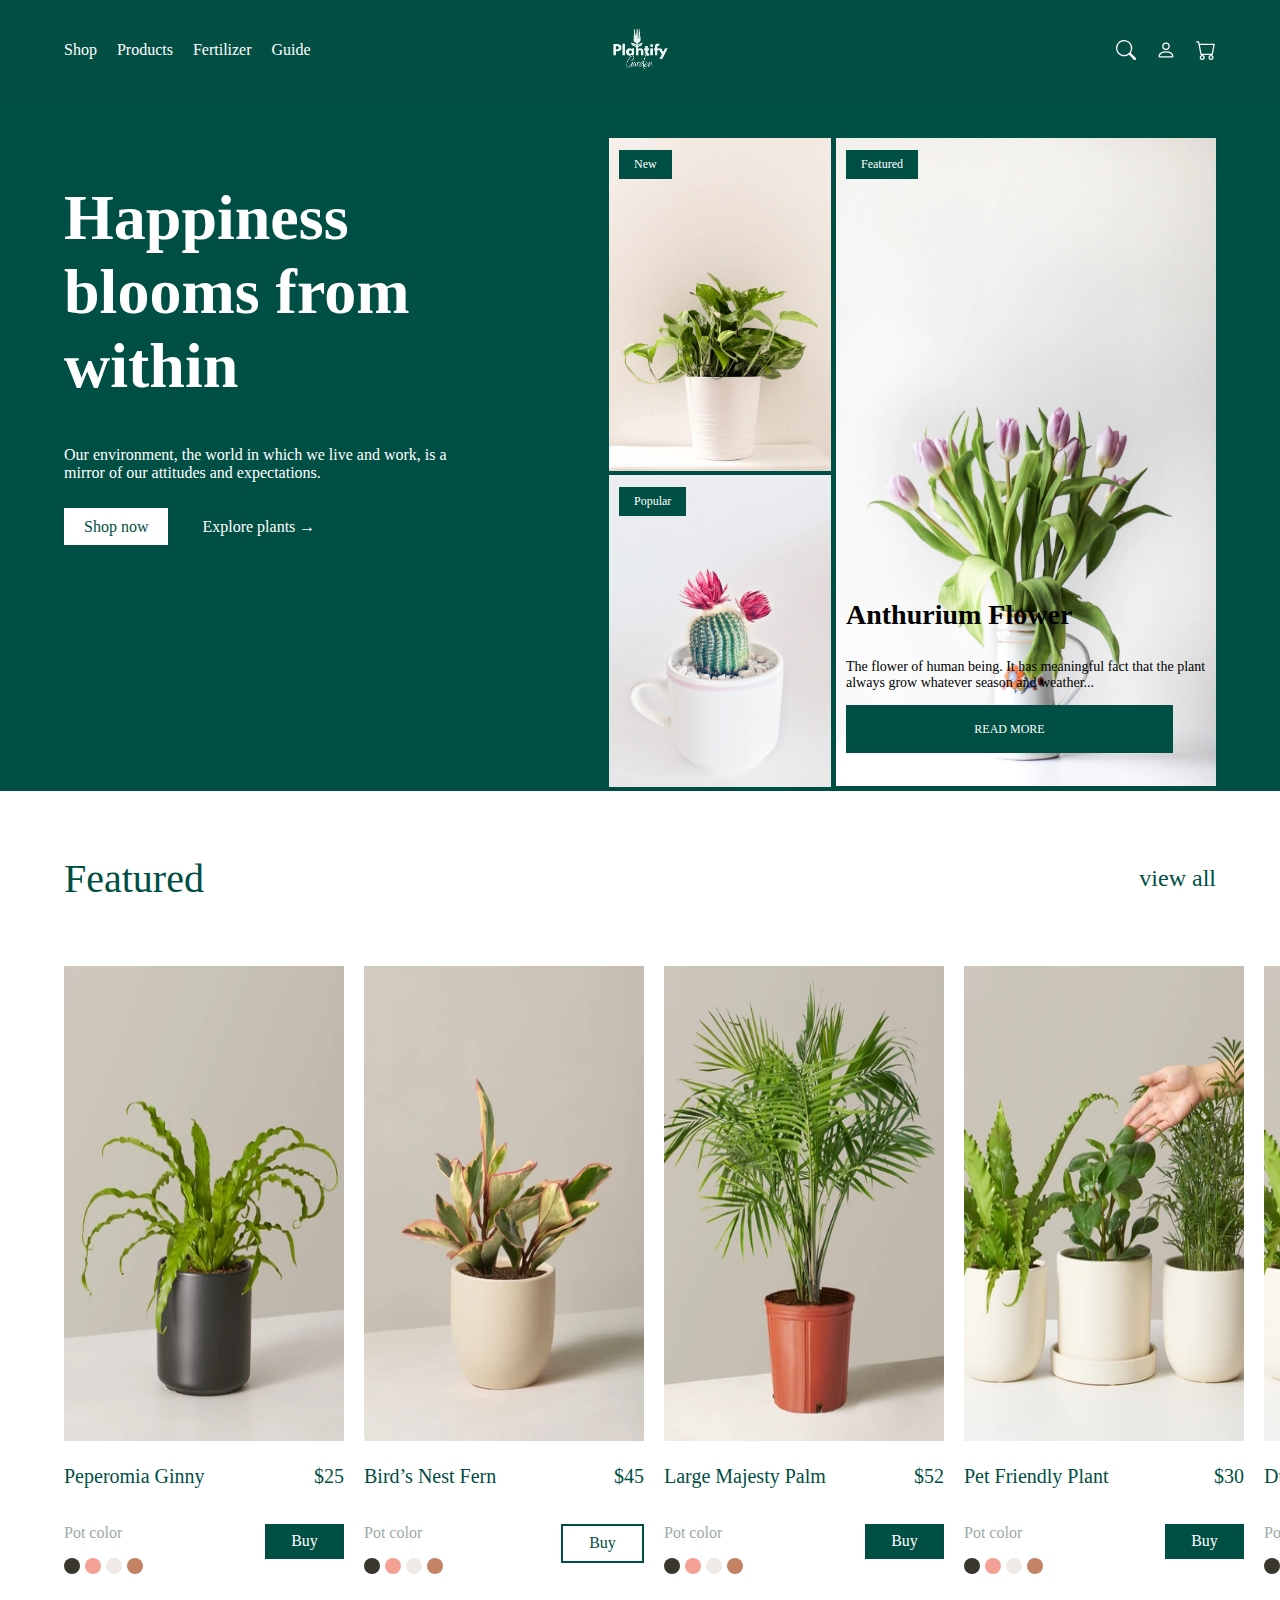
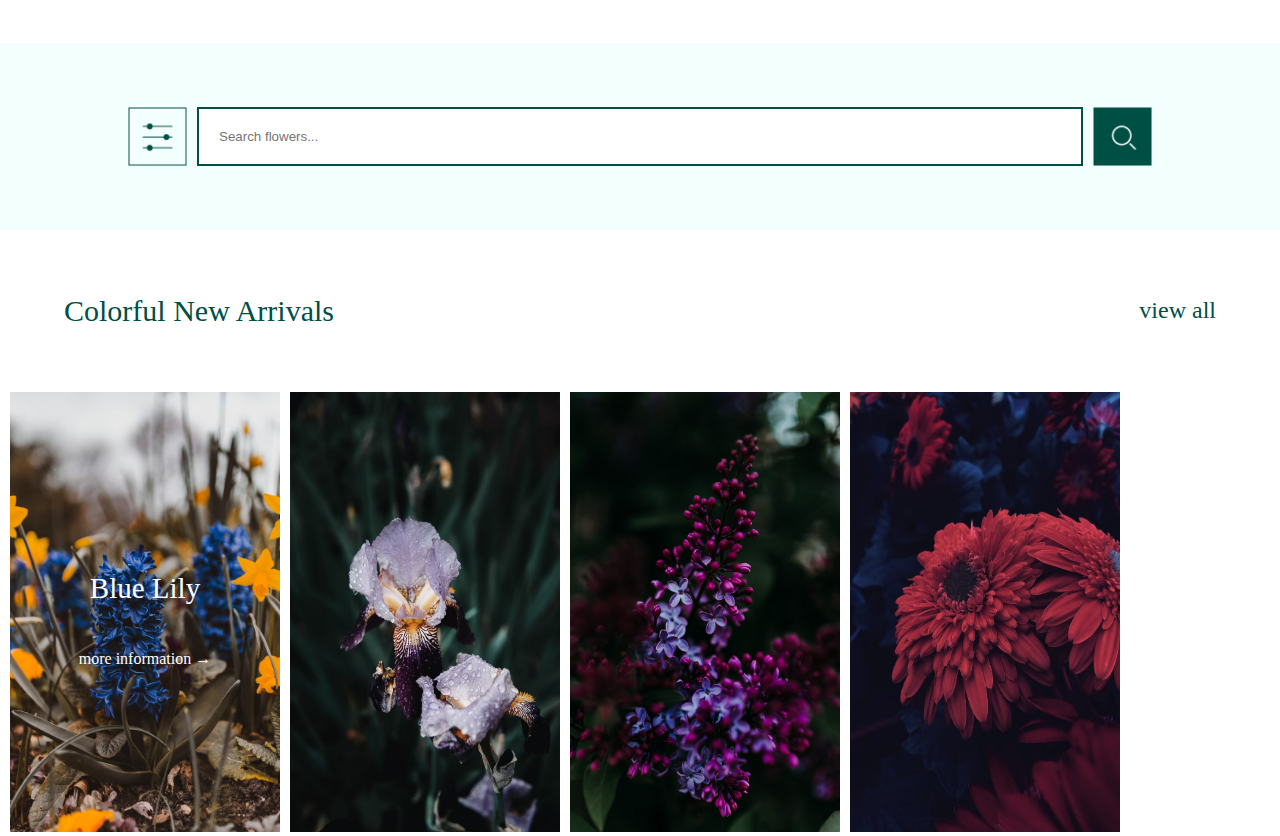
<file: index.html>
<!DOCTYPE html>
<html lang="en">
  <head>
    <link rel="stylesheet" href="style.css" />
    <title>Plantify Garden</title>
    <meta name="viewport" content="width = device-width, initial-scale=1.0" />
  </head>
  <body style="margin: 0px">
    <div
      style="
        background-color: #044f44;
        align-items: center;
        display: flex;
        justify-content: space-between;
        padding-left: 5vw;
        padding-right: 5vw;
        position: relative;
        height: 100px;
      "
    >
      <div style="display: flex; gap: 20px" id="menu-list">
        <a
          style="text-decoration: none; color: #ffffff; font-size: 16px"
          href="#"
          >Shop</a
        >
        <a
          style="text-decoration: none; color: #ffffff; font-size: 16px"
          href="#"
          >Products</a
        >
        <a
          style="text-decoration: none; color: #ffffff; font-size: 16px"
          href="#"
          >Fertilizer</a
        >
        <a
          style="text-decoration: none; color: #ffffff; font-size: 16px"
          href="#"
          >Guide</a
        >
        <svg
          xmlns="http://www.w3.org/2000/svg"
          width="32px"
          height="32px"
          viewBox="0 0 24 24"
          fill="none"
          style="display: none"
          id="burger"
        >
          <path
            d="M4 18L20 18"
            stroke="#fff"
            stroke-width="2"
            stroke-linecap="round"
          />
          <path
            d="M4 12L20 12"
            stroke="#fff"
            stroke-width="2"
            stroke-linecap="round"
          />
          <path
            d="M4 6L20 6"
            stroke="#fff"
            stroke-width="2"
            stroke-linecap="round"
          />
        </svg>
      </div>

      <div
        style="
          display: flex;
          justify-content: center;
          position: absolute;
          top: 0px;
          left: 0px;
          width: 100vw;
        "
      >
        <img style="width: 100px; height: 100px" src="logo.png" alt="Logo" />
      </div>

      <div style="display: flex">
        <div style="gap: 20px; color: #ffffff; display: flex">
          <svg
            xmlns="http://www.w3.org/2000/svg"
            width="20"
            height="20"
            fill="currentColor"
            class="bi bi-search"
            viewBox="0 0 16 16"
          >
            <path
              d="M11.742 10.344a6.5 6.5 0 1 0-1.397 1.398h-.001q.044.06.098.115l3.85 3.85a1 1 0 0 0 1.415-1.414l-3.85-3.85a1 1 0 0 0-.115-.1zM12 6.5a5.5 5.5 0 1 1-11 0 5.5 5.5 0 0 1 11 0"
            />
          </svg>
          <svg
            xmlns="http://www.w3.org/2000/svg"
            width="20"
            height="20"
            fill="currentColor"
            class="bi bi-person"
            viewBox="0 0 16 16"
          >
            <path
              d="M8 8a3 3 0 1 0 0-6 3 3 0 0 0 0 6m2-3a2 2 0 1 1-4 0 2 2 0 0 1 4 0m4 8c0 1-1 1-1 1H3s-1 0-1-1 1-4 6-4 6 3 6 4m-1-.004c-.001-.246-.154-.986-.832-1.664C11.516 10.68 10.289 10 8 10s-3.516.68-4.168 1.332c-.678.678-.83 1.418-.832 1.664z"
            />
          </svg>
          <svg
            xmlns="http://www.w3.org/2000/svg"
            width="20"
            height="20"
            fill="currentColor"
            class="bi bi-cart"
            viewBox="0 0 16 16"
          >
            <path
              d="M0 1.5A.5.5 0 0 1 .5 1H2a.5.5 0 0 1 .485.379L2.89 3H14.5a.5.5 0 0 1 .491.592l-1.5 8A.5.5 0 0 1 13 12H4a.5.5 0 0 1-.491-.408L2.01 3.607 1.61 2H.5a.5.5 0 0 1-.5-.5M3.102 4l1.313 7h8.17l1.313-7zM5 12a2 2 0 1 0 0 4 2 2 0 0 0 0-4m7 0a2 2 0 1 0 0 4 2 2 0 0 0 0-4m-7 1a1 1 0 1 1 0 2 1 1 0 0 1 0-2m7 0a1 1 0 1 1 0 2 1 1 0 0 1 0-2"
            />
          </svg>
        </div>
      </div>
    </div>

    <main>
      <section class="hero">
        <div>
          <div style="width: 420px" class="hero-grandchild">
            <h1 style="font-size: 64px; color: #ffffff">
              Happiness blooms from within
            </h1>
            <p
              style="
                font-size: 16px;
                color: #ffffff;
                max-width: 390px;
                padding-bottom: 20px;
              "
            >
              Our environment, the world in which we live and work, is a mirror
              of our attitudes and expectations.
            </p>
            <div>
              <a
                style="
                  text-decoration: none;
                  padding: 10px 20px;
                  color: #004f44;
                  font-size: 16px;
                  background-color: #ffffff;
                "
                href="#"
                >Shop now</a
              >
              <a
                style="
                  text-decoration: none;
                  color: #ffffff;
                  font-size: 16px;
                  padding-left: 30px;
                "
                href="#"
                >Explore plants →</a
              >
            </div>
          </div>
        </div>
        <div style="display: flex; gap: 5px" class="hero-child">
          <div>
            <div style="position: relative">
              <p
                style="
                  position: absolute;
                  top: 0px;
                  left: 10px;
                  background-color: #004f44;
                  padding: 7px 15px;
                  font-size: 12px;
                  color: rgb(255, 255, 255);
                "
              >
                New
              </p>
              <img style="width: 222px" src="plant.jpg" alt="Plant" />
            </div>

            <div style="position: relative">
              <p
                style="
                  position: absolute;
                  top: 0px;
                  left: 10px;
                  background-color: #004f44;
                  padding: 7px 15px;
                  font-size: 12px;
                  color: rgb(255, 255, 255);
                "
              >
                Popular
              </p>
              <img style="width: 222px" src="cactus.jpg" alt="Cactus" />
            </div>
          </div>

          <div>
            <div style="position: relative">
              <p
                style="
                  position: absolute;
                  top: 0px;
                  left: 10px;
                  background-color: #004f44;
                  padding: 7px 15px;
                  font-size: 12px;
                  color: #ffffff;
                "
              >
                Featured
              </p>
              <img
                style="width: 380px; height: 648px"
                src="flower.jpg"
                alt="Anthurium Flower"
              />
              <div style="position: absolute; left: 10px; bottom: 25px">
                <h3 style="font-size: 28px; color: #000000">
                  Anthurium Flower
                </h3>
                <p style="font-size: 14px; color: #000000">
                  The flower of human being. It has meaningful fact that the
                  plant always grow whatever season and weather...
                </p>
                <p
                  style="
                    width: 327px;
                    height: 48px;
                    color: #ffffff;
                    background-color: #004f44;
                    align-items: center;
                    font-size: 12px;
                    display: flex;
                    justify-content: center;
                    align-items: center;
                  "
                >
                  READ MORE
                </p>
              </div>
            </div>
          </div>
        </div>
      </section>

      <section>
        <div
          style="
            display: flex;
            justify-content: space-between;
            align-items: center;
            padding: 5vw;
            background-color: rgb(255, 255, 255);
          "
        >
          <p style="font-size: 40px; color: #004f44; margin: 0">Featured</p>
          <p style="font-size: 24px; color: #004f44; margin: 0">view all</p>
        </div>

        <div
          style="
            display: flex;
            padding-left: 5vw;
            gap: 20px;
            overflow: hidden;
            overflow: scroll;
            justify-content: space-between;
          "
        >
          <div>
            <img style="width: 280px; height: 475px" src="1.png" />
            <div>
              <div
                style="
                  display: flex;
                  justify-content: space-between;
                  max-width: 280px;
                "
              >
                <p style="font-size: 20px; color: #004f44">Peperomia Ginny</p>
                <p style="font-size: 20px; color: #004f44">$25</p>
              </div>

              <div
                style="
                  display: flex;
                  justify-content: space-between;
                  max-width: 280px;
                "
              >
                <div>
                  <p style="font-size: 16px; color: rgba(158, 169, 167, 1)">
                    Pot color
                  </p>
                  <div style="display: flex; gap: 5px">
                    <div
                      style="
                        background-color: rgba(57, 54, 46, 1);
                        width: 16px;
                        height: 16px;
                        border-radius: 100%;
                      "
                    ></div>
                    <div
                      style="
                        background-color: rgba(243, 161, 149, 1);
                        width: 16px;
                        height: 16px;
                        border-radius: 100%;
                      "
                    ></div>
                    <div
                      style="
                        background-color: rgba(239, 234, 230, 1);
                        width: 16px;
                        height: 16px;
                        border-radius: 100%;
                      "
                    ></div>
                    <div
                      style="
                        background-color: rgba(195, 131, 100, 1);
                        width: 16px;
                        height: 16px;
                        border-radius: 100%;
                      "
                    ></div>
                  </div>
                </div>

                <div>
                  <p
                    style="
                      width: 79px;
                      height: 35px;
                      color: #ffffff;
                      background-color: #004f44;
                      align-items: center;
                      font-size: 16px;
                      display: flex;
                      justify-content: center;
                      align-items: center;
                    "
                  >
                    Buy
                  </p>
                </div>
              </div>
            </div>
          </div>

          <div>
            <img style="width: 280px; height: 475px" src="2.png" />
            <div>
              <div
                style="
                  display: flex;
                  justify-content: space-between;
                  max-width: 280px;
                "
              >
                <p style="font-size: 20px; color: #004f44">Bird’s Nest Fern</p>
                <p style="font-size: 20px; color: #004f44">$45</p>
              </div>

              <div
                style="
                  display: flex;
                  justify-content: space-between;
                  max-width: 280px;
                "
              >
                <div>
                  <p style="font-size: 16px; color: rgba(158, 169, 167, 1)">
                    Pot color
                  </p>
                  <div style="display: flex; gap: 5px">
                    <div
                      style="
                        background-color: rgba(57, 54, 46, 1);
                        width: 16px;
                        height: 16px;
                        border-radius: 100%;
                      "
                    ></div>
                    <div
                      style="
                        background-color: rgba(243, 161, 149, 1);
                        width: 16px;
                        height: 16px;
                        border-radius: 100%;
                      "
                    ></div>
                    <div
                      style="
                        background-color: rgba(239, 234, 230, 1);
                        width: 16px;
                        height: 16px;
                        border-radius: 100%;
                      "
                    ></div>
                    <div
                      style="
                        background-color: rgba(195, 131, 100, 1);
                        width: 16px;
                        height: 16px;
                        border-radius: 100%;
                      "
                    ></div>
                  </div>
                </div>

                <div>
                  <p
                    style="
                      width: 79px;
                      height: 35px;
                      color: #004f44;
                      border-color: #004f44;
                      border: 2px #004f44 solid;
                      align-items: center;
                      font-size: 16px;
                      display: flex;
                      justify-content: center;
                      align-items: center;
                    "
                  >
                    Buy
                  </p>
                </div>
              </div>
            </div>
          </div>

          <div>
            <img style="width: 280px; height: 475px" src="3.png" />
            <div>
              <div
                style="
                  display: flex;
                  justify-content: space-between;
                  max-width: 280px;
                "
              >
                <p style="font-size: 20px; color: #004f44">
                  Large Majesty Palm
                </p>
                <p style="font-size: 20px; color: #004f44">$52</p>
              </div>

              <div
                style="
                  display: flex;
                  justify-content: space-between;
                  max-width: 280px;
                "
              >
                <div>
                  <p style="font-size: 16px; color: rgba(158, 169, 167, 1)">
                    Pot color
                  </p>
                  <div style="display: flex; gap: 5px">
                    <div
                      style="
                        background-color: rgba(57, 54, 46, 1);
                        width: 16px;
                        height: 16px;
                        border-radius: 100%;
                      "
                    ></div>
                    <div
                      style="
                        background-color: rgba(243, 161, 149, 1);
                        width: 16px;
                        height: 16px;
                        border-radius: 100%;
                      "
                    ></div>
                    <div
                      style="
                        background-color: rgba(239, 234, 230, 1);
                        width: 16px;
                        height: 16px;
                        border-radius: 100%;
                      "
                    ></div>
                    <div
                      style="
                        background-color: rgba(195, 131, 100, 1);
                        width: 16px;
                        height: 16px;
                        border-radius: 100%;
                      "
                    ></div>
                  </div>
                </div>

                <div>
                  <p
                    style="
                      width: 79px;
                      height: 35px;
                      color: #ffffff;
                      background-color: #004f44;
                      align-items: center;
                      font-size: 16px;
                      display: flex;
                      justify-content: center;
                      align-items: center;
                    "
                  >
                    Buy
                  </p>
                </div>
              </div>
            </div>
          </div>

          <div>
            <img style="width: 280px; height: 475px" src="4.png" />
            <div>
              <div
                style="
                  display: flex;
                  justify-content: space-between;
                  max-width: 280px;
                "
              >
                <p style="font-size: 20px; color: #004f44">
                  Pet Friendly Plant
                </p>
                <p style="font-size: 20px; color: #004f44">$30</p>
              </div>

              <div
                style="
                  display: flex;
                  justify-content: space-between;
                  max-width: 280px;
                "
              >
                <div>
                  <p style="font-size: 16px; color: rgba(158, 169, 167, 1)">
                    Pot color
                  </p>
                  <div style="display: flex; gap: 5px">
                    <div
                      style="
                        background-color: rgba(57, 54, 46, 1);
                        width: 16px;
                        height: 16px;
                        border-radius: 100%;
                      "
                    ></div>
                    <div
                      style="
                        background-color: rgba(243, 161, 149, 1);
                        width: 16px;
                        height: 16px;
                        border-radius: 100%;
                      "
                    ></div>
                    <div
                      style="
                        background-color: rgba(239, 234, 230, 1);
                        width: 16px;
                        height: 16px;
                        border-radius: 100%;
                      "
                    ></div>
                    <div
                      style="
                        background-color: rgba(195, 131, 100, 1);
                        width: 16px;
                        height: 16px;
                        border-radius: 100%;
                      "
                    ></div>
                  </div>
                </div>

                <div>
                  <p
                    style="
                      width: 79px;
                      height: 35px;
                      color: #ffffff;
                      background-color: #004f44;
                      align-items: center;
                      font-size: 16px;
                      display: flex;
                      justify-content: center;
                      align-items: center;
                    "
                  >
                    Buy
                  </p>
                </div>
              </div>
            </div>
          </div>

          <div>
            <img style="width: 280px; height: 475px" src="4.png" />
            <div>
              <div
                style="
                  display: flex;
                  justify-content: space-between;
                  max-width: 280px;
                "
              >
                <p style="font-size: 20px; color: #004f44">
                  Duo Friendly Plant
                </p>
                <p style="font-size: 20px; color: #004f44">$30</p>
              </div>

              <div
                style="
                  display: flex;
                  justify-content: space-between;
                  max-width: 280px;
                "
              >
                <div>
                  <p style="font-size: 16px; color: rgba(158, 169, 167, 1)">
                    Pot color
                  </p>
                  <div style="display: flex; gap: 5px">
                    <div
                      style="
                        background-color: rgba(57, 54, 46, 1);
                        width: 16px;
                        height: 16px;
                        border-radius: 100%;
                      "
                    ></div>
                    <div
                      style="
                        background-color: rgba(243, 161, 149, 1);
                        width: 16px;
                        height: 16px;
                        border-radius: 100%;
                      "
                    ></div>
                    <div
                      style="
                        background-color: rgba(239, 234, 230, 1);
                        width: 16px;
                        height: 16px;
                        border-radius: 100%;
                      "
                    ></div>
                    <div
                      style="
                        background-color: rgba(195, 131, 100, 1);
                        width: 16px;
                        height: 16px;
                        border-radius: 100%;
                      "
                    ></div>
                  </div>
                </div>

                <div>
                  <p
                    style="
                      width: 79px;
                      height: 35px;
                      color: #ffffff;
                      background-color: #004f44;
                      align-items: center;
                      font-size: 16px;
                      display: flex;
                      justify-content: center;
                      align-items: center;
                    "
                  >
                    Buy
                  </p>
                </div>
              </div>
            </div>
          </div>

          <div>
            <img style="width: 280px; height: 475px" src="4.png" />
            <div>
              <div
                style="
                  display: flex;
                  justify-content: space-between;
                  max-width: 280px;
                "
              >
                <p style="font-size: 20px; color: #004f44">
                  Duo Friendly Plant
                </p>
                <p style="font-size: 20px; color: #004f44">$30</p>
              </div>

              <div
                style="
                  display: flex;
                  justify-content: space-between;
                  max-width: 280px;
                "
              >
                <div>
                  <p style="font-size: 16px; color: rgba(158, 169, 167, 1)">
                    Pot color
                  </p>
                  <div style="display: flex; gap: 5px">
                    <div
                      style="
                        background-color: rgba(57, 54, 46, 1);
                        width: 16px;
                        height: 16px;
                        border-radius: 100%;
                      "
                    ></div>
                    <div
                      style="
                        background-color: rgba(243, 161, 149, 1);
                        width: 16px;
                        height: 16px;
                        border-radius: 100%;
                      "
                    ></div>
                    <div
                      style="
                        background-color: rgba(239, 234, 230, 1);
                        width: 16px;
                        height: 16px;
                        border-radius: 100%;
                      "
                    ></div>
                    <div
                      style="
                        background-color: rgba(195, 131, 100, 1);
                        width: 16px;
                        height: 16px;
                        border-radius: 100%;
                      "
                    ></div>
                  </div>
                </div>

                <div>
                  <p
                    style="
                      border: 2px #004f44;
                      width: 79px;
                      height: 35px;
                      color: #ffffff;
                      background-color: #004f44;
                      align-items: center;
                      font-size: 16px;
                      display: flex;
                      justify-content: center;
                      align-items: center;
                    "
                  >
                    Buy
                  </p>
                </div>
              </div>
            </div>
          </div>
        </div>
      </section>

      <section
        style="
          display: flex;
          padding: 5vw;
          justify-content: center;
          align-items: center;
          background-color: #f3fffc;
          margin-top: 5vw;
        "
      >
        <div
          style="
            display: flex;
            align-items: center;
            width: 100vw;
            gap: 10px;
            padding-left: 5vw;
            padding-right: 5vw;
          "
        >
          <img style="width: 59px; height: 59px" src="Group 44.png" />

          <div
            style="
              flex-grow: 2;
              overflow: hidden;
              border-right: 2px #044f44 solid;
            "
          >
            <input
              type="text"
              placeholder="Search flowers..."
              style="
                border: 2px #044f44 solid;
                width: 100%;
                outline: none;
                padding: 20px;
              "
            />
          </div>

          <img style="width: 59px; height: 59px" src="Group 45.png" />
        </div>
      </section>

      <section>
        <div>
          <div
            style="
              display: flex;
              justify-content: space-between;
              align-items: center;
              padding: 5vw;
              background-color: rgb(255, 255, 255);
            "
          >
            <p style="font-size: 30px; color: #004f44; margin: 0">
              Colorful New Arrivals
            </p>
            <p style="font-size: 24px; color: #004f44; margin: 0">view all</p>
          </div>
        </div>
        <div
          style="
            display: flex;
            justify-content: space-between;
            overflow-x: scroll;
            max-width: 100vw;
            width: max-content;
          "
        >
          <div style="position: relative; margin-left: 10px">
            <img style="width: 270px; height: 440px" src="alish1.png" />
            <div
              style="
                position: absolute;
                left: 0;
                top: 0;
                color: white;
                width: 100%;
                height: 100%;
                display: flex;
                align-items: center;
                justify-content: center;
              "
            >
              <div
                style="
                  display: flex;
                  align-items: center;
                  flex-direction: column;
                  justify-content: center;
                "
              >
                <p style="font-size: 29px; text-align: center">Blue Lily</p>
                <p style="font-size: 16px; text-align: center">
                  more information →
                </p>
              </div>
            </div>
          </div>
          <div>
            <img
              style="width: 270px; height: 440px; margin-left: 10px"
              src="alish2.png"
            />
          </div>
          <div>
            <img
              style="width: 270px; height: 440px; margin-left: 10px"
              src="alish3.png"
            />
          </div>
          <div>
            <img
              style="width: 270px; height: 440px; margin-left: 10px"
              src="alish4.png"
            />
          </div>
        </div>
      </section>
    </main>
  </body>
</html>
</file>
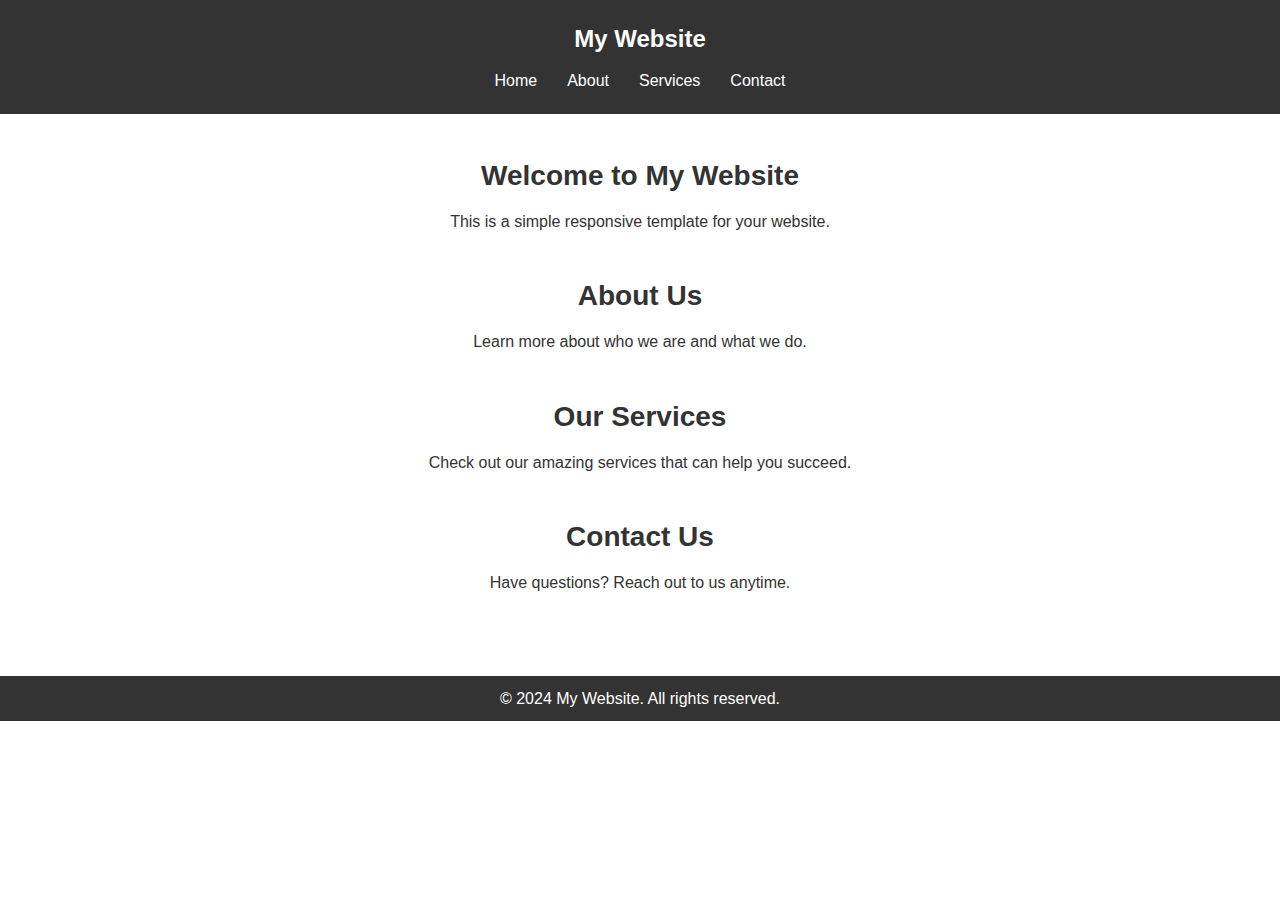
<file: index2.html>
<!DOCTYPE html>
<html lang="en">
<head>
  <meta charset="UTF-8">
  <meta name="viewport" content="width=device-width, initial-scale=1.0">
  <title>Responsive Website</title>
  <link rel="stylesheet" href="styles.css">
</head>
<body>
  <!-- Шапка -->
  <header class="header">
    <div class="container">
      <h1 class="logo">My Website</h1>
      <nav class="nav">
        <ul class="nav-list">
          <li><a href="#home">Home</a></li>
          <li><a href="#about">About</a></li>
          <li><a href="#services">Services</a></li>
          <li><a href="#contact">Contact</a></li>
        </ul>
      </nav>
    </div>
  </header>

  <!-- Основной контент -->
  <main class="main">
    <section id="home" class="section">
      <h2>Welcome to My Website</h2>
      <p>This is a simple responsive template for your website.</p>
    </section>
    <section id="about" class="section">
      <h2>About Us</h2>
      <p>Learn more about who we are and what we do.</p>
    </section>
    <section id="services" class="section">
      <h2>Our Services</h2>
      <p>Check out our amazing services that can help you succeed.</p>
    </section>
    <section id="contact" class="section">
      <h2>Contact Us</h2>
      <p>Have questions? Reach out to us anytime.</p>
    </section>
  </main>

  <!-- Подвал -->
  <footer class="footer">
    <div class="container">
      <p>&copy; 2024 My Website. All rights reserved.</p>
    </div>
  </footer>
</body>
</html>
</file>
<file: style.css>
.hero {
  display: flex;
  justify-content: space-between;
  gap: 5px;
  background-color: #004f44;
  margin: 0 auto;
  padding-left: 5vw;
  padding-right: 5vw;
  padding-top: 3vw;
}

.gradient {
  position: relative;
  overflow: hidden;
  background: url("flower.jpg") no-repeat center center/cover;
  /* Фоновое изображение */
  width: 380px;
  height: 648px;
}

.gradient::after {
  content: '';
  position: absolute;
  top: 0;
  left: 0;
  width: 100%;
  height: 40%;
  /* Градиент покрывает всё изображение */
  background: linear-gradient(to bottom, rgba(0, 0, 0, 0.0), #00332c);
  /* Градиент сверху вниз */
  z-index: 1;
  /* Помещает градиент поверх изображения */
}

@media screen and (max-width: 768px) {
  .hero {
    flex-direction: column;
    align-items: center;
  }

  .hero-child {
    margin-top: 50px;
    flex-direction: column;
    align-items: center;
  }

  .hero-grandchild {
    width: auto !important;
  }

  #menu-list a {
    display: none !important;
  }

  #menu-list #burger {
    display: block !important;
  }
}
</file>
<file: styles.css>
/* Сброс стилей */
* {
  margin: 0;
  padding: 0;
  box-sizing: border-box;
}

body {
  font-family: Arial, sans-serif;
  line-height: 1.6;
  color: #333;
}

.container {
  max-width: 1200px;
  margin: 0 auto;
  padding: 0 20px;
}

/* Шапка */
.header {
  background: #333;
  color: #fff;
  padding: 20px 0;
}

.logo {
  text-align: center;
  font-size: 24px;
}

.nav-list {
  display: flex;
  justify-content: center;
  list-style: none;
  margin-top: 10px;
}

.nav-list li {
  margin: 0 15px;
}

.nav-list a {
  color: #fff;
  text-decoration: none;
}

.nav-list a:hover {
  text-decoration: underline;
}

/* Основной контент */
.main {
  padding: 40px 20px;
}

.section {
  margin-bottom: 40px;
  text-align: center;
}

.section h2 {
  font-size: 28px;
  margin-bottom: 10px;
}

/* Подвал */
.footer {
  background: #333;
  color: #fff;
  text-align: center;
  padding: 10px 0;
}

/* Адаптивные стили */
@media (max-width: 768px) {
  .nav-list {
    flex-direction: column;
    align-items: center;
  }

  .nav-list li {
    margin: 10px 0;
  }

  .section h2 {
    font-size: 24px;
  }
}
</file>
